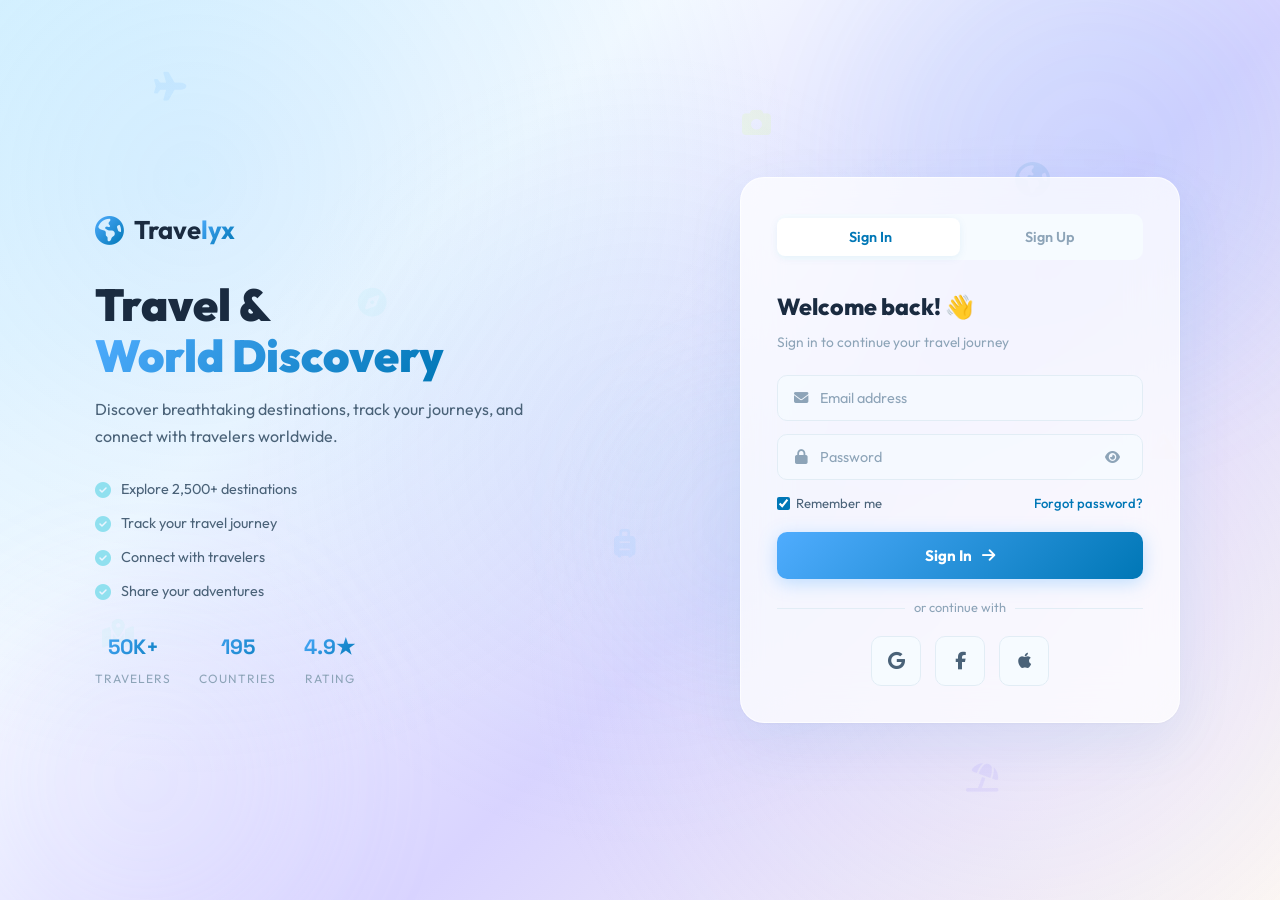
<file: login.html>
<!DOCTYPE html>
<html lang="en">

<head>
    <meta charset="UTF-8">
    <meta name="viewport" content="width=device-width, initial-scale=1.0">
    <title>Travelyx — Sign In</title>
    <link rel="preconnect" href="https://fonts.googleapis.com">
    <link rel="preconnect" href="https://fonts.gstatic.com" crossorigin>
    <link
        href="https://fonts.googleapis.com/css2?family=Outfit:wght@300;400;500;600;700;800;900&family=Space+Grotesk:wght@300;400;500;600;700&display=swap"
        rel="stylesheet">
    <link rel="stylesheet" href="https://cdnjs.cloudflare.com/ajax/libs/font-awesome/6.5.1/css/all.min.css">
    <link rel="stylesheet" href="style.css">
</head>

<body class="login-page">
    <!-- Animated Background -->
    <div class="login-bg">
        <div class="bg-blob blob-1"></div>
        <div class="bg-blob blob-2"></div>
        <div class="bg-blob blob-3"></div>
        <div class="floating-icons">
            <i class="fas fa-plane fi fi-1"></i>
            <i class="fas fa-globe-americas fi fi-2"></i>
            <i class="fas fa-map-marked-alt fi fi-3"></i>
            <i class="fas fa-mountain fi fi-4"></i>
            <i class="fas fa-umbrella-beach fi fi-5"></i>
            <i class="fas fa-compass fi fi-6"></i>
            <i class="fas fa-suitcase-rolling fi fi-7"></i>
            <i class="fas fa-camera fi fi-8"></i>
        </div>
    </div>

    <div class="login-container">
        <!-- Left Panel - Branding -->
        <div class="login-branding">
            <div class="brand-content">
                <div class="brand-logo">
                    <i class="fas fa-globe-americas"></i>
                    <span>Trave<span class="accent">lyx</span></span>
                </div>
                <h1 class="brand-title">Travel &<br><span class="accent">World Discovery</span></h1>
                <p class="brand-desc">Discover breathtaking destinations, track your journeys, and connect with
                    travelers worldwide.</p>
                <div class="brand-features">
                    <div class="brand-feature"><i class="fas fa-check-circle"></i><span>Explore 2,500+
                            destinations</span></div>
                    <div class="brand-feature"><i class="fas fa-check-circle"></i><span>Track your travel journey</span>
                    </div>
                    <div class="brand-feature"><i class="fas fa-check-circle"></i><span>Connect with travelers</span>
                    </div>
                    <div class="brand-feature"><i class="fas fa-check-circle"></i><span>Share your adventures</span>
                    </div>
                </div>
                <div class="brand-stats-row">
                    <div class="brand-stat"><strong>50K+</strong><span>Travelers</span></div>
                    <div class="brand-stat"><strong>195</strong><span>Countries</span></div>
                    <div class="brand-stat"><strong>4.9★</strong><span>Rating</span></div>
                </div>
            </div>
        </div>

        <!-- Right Panel - Forms -->
        <div class="login-form-panel">
            <div class="form-wrapper">
                <!-- Tab Switcher -->
                <div class="form-tabs">
                    <button class="form-tab active" id="signInTab" onclick="switchTab('signin')">Sign In</button>
                    <button class="form-tab" id="signUpTab" onclick="switchTab('signup')">Sign Up</button>
                    <div class="tab-indicator" id="tabIndicator"></div>
                </div>

                <!-- Sign In Form -->
                <form class="auth-form" id="signInForm" onsubmit="handleSignIn(event)">
                    <h2 class="form-title">Welcome back! 👋</h2>
                    <p class="form-subtitle">Sign in to continue your travel journey</p>
                    <div class="input-group">
                        <div class="input-icon"><i class="fas fa-envelope"></i></div>
                        <input type="email" id="signInEmail" placeholder="Email address" required autocomplete="email">
                    </div>
                    <div class="input-group">
                        <div class="input-icon"><i class="fas fa-lock"></i></div>
                        <input type="password" id="signInPassword" placeholder="Password" required
                            autocomplete="current-password">
                        <button type="button" class="toggle-pass" onclick="togglePassword('signInPassword', this)"><i
                                class="fas fa-eye"></i></button>
                    </div>
                    <div class="form-options">
                        <label class="checkbox-label"><input type="checkbox" checked> Remember me</label>
                        <a href="#" class="forgot-link">Forgot password?</a>
                    </div>
                    <button type="submit" class="btn-submit">
                        <span>Sign In</span>
                        <i class="fas fa-arrow-right"></i>
                    </button>
                    <div class="social-divider"><span>or continue with</span></div>
                    <div class="social-login">
                        <button type="button" class="social-btn" onclick="handleSocialLogin('Google')"><i
                                class="fab fa-google"></i></button>
                        <button type="button" class="social-btn" onclick="handleSocialLogin('Facebook')"><i
                                class="fab fa-facebook-f"></i></button>
                        <button type="button" class="social-btn" onclick="handleSocialLogin('Apple')"><i
                                class="fab fa-apple"></i></button>
                    </div>
                </form>

                <!-- Sign Up Form -->
                <form class="auth-form hidden" id="signUpForm" onsubmit="handleSignUp(event)">
                    <h2 class="form-title">Join Travelyx ✈️</h2>
                    <p class="form-subtitle">Create your account and start exploring</p>
                    <div class="input-row">
                        <div class="input-group">
                            <div class="input-icon"><i class="fas fa-user"></i></div>
                            <input type="text" id="firstName" placeholder="First name" required>
                        </div>
                        <div class="input-group">
                            <div class="input-icon"><i class="fas fa-user"></i></div>
                            <input type="text" id="lastName" placeholder="Last name" required>
                        </div>
                    </div>
                    <div class="input-group">
                        <div class="input-icon"><i class="fas fa-envelope"></i></div>
                        <input type="email" id="signUpEmail" placeholder="Email address" required>
                    </div>
                    <div class="input-group">
                        <div class="input-icon"><i class="fas fa-phone"></i></div>
                        <input type="tel" id="phone" placeholder="Phone number (optional)">
                    </div>
                    <div class="input-group">
                        <div class="input-icon"><i class="fas fa-lock"></i></div>
                        <input type="password" id="signUpPassword" placeholder="Create password" required minlength="6">
                        <button type="button" class="toggle-pass" onclick="togglePassword('signUpPassword', this)"><i
                                class="fas fa-eye"></i></button>
                    </div>
                    <div class="input-group">
                        <div class="input-icon"><i class="fas fa-map-marker-alt"></i></div>
                        <input type="text" id="country" placeholder="Your country" required>
                    </div>
                    <div class="form-options">
                        <label class="checkbox-label"><input type="checkbox" required> I agree to the <a
                                href="#">Terms</a> & <a href="#">Privacy Policy</a></label>
                    </div>
                    <button type="submit" class="btn-submit">
                        <span>Create Account</span>
                        <i class="fas fa-arrow-right"></i>
                    </button>
                    <div class="social-divider"><span>or sign up with</span></div>
                    <div class="social-login">
                        <button type="button" class="social-btn" onclick="handleSocialLogin('Google')"><i
                                class="fab fa-google"></i></button>
                        <button type="button" class="social-btn" onclick="handleSocialLogin('Facebook')"><i
                                class="fab fa-facebook-f"></i></button>
                        <button type="button" class="social-btn" onclick="handleSocialLogin('Apple')"><i
                                class="fab fa-apple"></i></button>
                    </div>
                </form>
            </div>
        </div>
    </div>

    <script>
        function switchTab(tab) {
            const indicator = document.getElementById('tabIndicator');
            const signInTab = document.getElementById('signInTab');
            const signUpTab = document.getElementById('signUpTab');
            const signInForm = document.getElementById('signInForm');
            const signUpForm = document.getElementById('signUpForm');
            if (tab === 'signin') {
                signInTab.classList.add('active'); signUpTab.classList.remove('active');
                signInForm.classList.remove('hidden'); signUpForm.classList.add('hidden');
                indicator.style.left = '0';
            } else {
                signUpTab.classList.add('active'); signInTab.classList.remove('active');
                signUpForm.classList.remove('hidden'); signInForm.classList.add('hidden');
                indicator.style.left = '50%';
            }
        }

        function togglePassword(inputId, btn) {
            const input = document.getElementById(inputId);
            const icon = btn.querySelector('i');
            if (input.type === 'password') {
                input.type = 'text'; icon.classList.replace('fa-eye', 'fa-eye-slash');
            } else {
                input.type = 'password'; icon.classList.replace('fa-eye-slash', 'fa-eye');
            }
        }

        function handleSignIn(e) {
            e.preventDefault();
            const email = document.getElementById('signInEmail').value;
            const name = email.split('@')[0];
            localStorage.setItem('travelyx_user', JSON.stringify({ name: name, email: email, loggedIn: true, joined: new Date().toISOString() }));
            showSuccessAndRedirect('Welcome back, ' + name + '!');
        }

        function handleSignUp(e) {
            e.preventDefault();
            const user = {
                name: document.getElementById('firstName').value + ' ' + document.getElementById('lastName').value,
                firstName: document.getElementById('firstName').value,
                email: document.getElementById('signUpEmail').value,
                phone: document.getElementById('phone').value,
                country: document.getElementById('country').value,
                loggedIn: true,
                joined: new Date().toISOString(),
                placesVisited: [],
                dreamDestinations: [],
                posts: []
            };
            localStorage.setItem('travelyx_user', JSON.stringify(user));
            showSuccessAndRedirect('Welcome aboard, ' + user.firstName + '! 🎉');
        }

        function handleSocialLogin(provider) {
            const user = { name: provider + ' User', email: provider.toLowerCase() + '@example.com', loggedIn: true, joined: new Date().toISOString() };
            localStorage.setItem('travelyx_user', JSON.stringify(user));
            showSuccessAndRedirect('Signed in with ' + provider + '!');
        }

        function showSuccessAndRedirect(msg) {
            const btn = document.querySelector('.btn-submit');
            btn.innerHTML = '<i class="fas fa-check-circle"></i> <span>' + msg + '</span>';
            btn.style.background = 'linear-gradient(135deg, #00c853, #00e676)';
            setTimeout(() => { window.location.href = 'index.html'; }, 1200);
        }

        // Auto-redirect if already logged in
        const existingUser = localStorage.getItem('travelyx_user');
        if (existingUser) {
            const u = JSON.parse(existingUser);
            if (u.loggedIn) window.location.href = 'index.html';
        }
    </script>
</body>

</html>
</file>
<file: style.css>
/* ===== Variables & Reset ===== */
:root {
    --sky: #4facfe;
    --sky-light: #e0f7ff;
    --ocean: #0077b6;
    --ocean-deep: #005f8a;
    --purple-soft: #d9d4ff;
    --purple: #7c6fff;
    --mint: #a8edea;
    --mint-light: #d4faf8;
    --green-light: #d4fc79;
    --teal: #90e0ef;
    --orange: #ff9e6d;
    --orange-warm: #ffb088;
    --beige: #f4e1c1;
    --coral: #ff6b6b;
    --gold: #ffa502;

    --bg: #f6fbff;
    --bg-warm: #fdf8f3;
    --bg-card: #ffffff;
    --text: #1a2b40;
    --text-secondary: #4a6278;
    --text-muted: #8da4b8;
    --border: #e2edf5;
    --border-light: #eef5fa;

    --shadow-sm: 0 2px 12px rgba(0, 119, 182, 0.06);
    --shadow: 0 4px 24px rgba(0, 119, 182, 0.08);
    --shadow-hover: 0 12px 40px rgba(79, 172, 254, 0.18);
    --shadow-card: 0 8px 30px rgba(0, 119, 182, 0.07);

    --gradient: linear-gradient(135deg, var(--sky), var(--ocean));
    --gradient-warm: linear-gradient(135deg, var(--orange), #ff7eb3);
    --gradient-mint: linear-gradient(135deg, var(--mint), var(--teal));
    --gradient-purple: linear-gradient(135deg, var(--purple-soft), var(--purple));
    --gradient-sunset: linear-gradient(135deg, var(--orange), var(--sky));

    --radius: 16px;
    --radius-sm: 10px;
    --radius-xl: 24px;
    --font: 'Outfit', sans-serif;
    --font2: 'Space Grotesk', sans-serif;
    --transition: all 0.35s cubic-bezier(0.25, 0.46, 0.45, 0.94);
}

*,
*::before,
*::after {
    margin: 0;
    padding: 0;
    box-sizing: border-box;
}

html {
    scroll-behavior: smooth;
    scroll-padding-top: 80px;
}

body {
    font-family: var(--font);
    background: var(--bg);
    color: var(--text);
    line-height: 1.6;
    overflow-x: hidden;
}

a {
    text-decoration: none;
    color: inherit;
}

button {
    border: none;
    outline: none;
    cursor: pointer;
    font-family: var(--font);
}

img {
    max-width: 100%;
    display: block;
}

.accent {
    background: var(--gradient);
    -webkit-background-clip: text;
    -webkit-text-fill-color: transparent;
    background-clip: text;
}

/* ===== Cards ===== */
.card {
    background: var(--bg-card);
    border: 1px solid var(--border);
    border-radius: var(--radius);
    box-shadow: var(--shadow);
    transition: var(--transition);
}

.card:hover {
    box-shadow: var(--shadow-hover);
    transform: translateY(-3px);
}

/* ===== Sections ===== */
.section {
    padding: 100px 40px;
    position: relative;
    overflow: hidden;
}

.section-container {
    max-width: 1200px;
    margin: 0 auto;
    position: relative;
    z-index: 1;
}

.section-header {
    text-align: center;
    margin-bottom: 50px;
}

.section-badge {
    display: inline-flex;
    align-items: center;
    gap: 8px;
    padding: 7px 18px;
    border-radius: 50px;
    font-size: 0.78rem;
    font-weight: 600;
    background: linear-gradient(135deg, rgba(79, 172, 254, 0.1), rgba(168, 237, 234, 0.15));
    color: var(--ocean);
    border: 1px solid rgba(79, 172, 254, 0.15);
    margin-bottom: 16px;
    text-transform: uppercase;
    letter-spacing: 1.2px;
}

.section-title {
    font-size: clamp(1.8rem, 4vw, 2.8rem);
    font-weight: 800;
    line-height: 1.2;
    margin-bottom: 12px;
}

.section-desc {
    font-size: 1rem;
    color: var(--text-secondary);
    max-width: 550px;
    margin: 0 auto;
    line-height: 1.7;
}

/* ===== Buttons ===== */
.btn {
    display: inline-flex;
    align-items: center;
    gap: 8px;
    padding: 13px 28px;
    border-radius: var(--radius-sm);
    font-weight: 600;
    font-size: 0.9rem;
    transition: var(--transition);
    position: relative;
    overflow: hidden;
}

.btn::after {
    content: '';
    position: absolute;
    inset: 0;
    border-radius: inherit;
    opacity: 0;
    transition: opacity 0.4s;
    background: linear-gradient(135deg, rgba(255, 255, 255, 0.2), transparent);
}

.btn:hover::after {
    opacity: 1;
}

.btn-primary {
    background: var(--gradient);
    color: #fff;
    box-shadow: 0 4px 18px rgba(79, 172, 254, 0.35);
}

.btn-primary:hover {
    transform: translateY(-3px);
    box-shadow: 0 8px 28px rgba(79, 172, 254, 0.45);
}

.btn-outline {
    background: #fff;
    color: var(--ocean);
    border: 2px solid var(--border);
}

.btn-outline:hover {
    border-color: var(--sky);
    background: rgba(79, 172, 254, 0.04);
}

.btn-sm {
    padding: 9px 20px;
    font-size: 0.84rem;
}

.hidden {
    display: none !important;
}

/* ======================================================
   SUBTLE ANIMATED BACKGROUNDS (Depth without heaviness)
   ====================================================== */

/* Floating soft orbs for depth */
.section::before {
    content: '';
    position: absolute;
    border-radius: 50%;
    pointer-events: none;
    filter: blur(80px);
    opacity: 0.3;
    z-index: 0;
}

/* ===== LOGIN PAGE ===== */
.login-page {
    background: linear-gradient(135deg, #e0f7ff 0%, #f6fbff 30%, #d9d4ff 60%, #fdf8f3 100%);
    min-height: 100vh;
    position: relative;
}

.login-page::before {
    content: '';
    position: fixed;
    width: 100%;
    height: 100%;
    top: 0;
    left: 0;
    z-index: 0;
    background:
        radial-gradient(ellipse 600px 600px at 15% 20%, rgba(79, 172, 254, 0.15), transparent),
        radial-gradient(ellipse 500px 500px at 80% 70%, rgba(217, 212, 255, 0.2), transparent),
        radial-gradient(ellipse 400px 400px at 50% 50%, rgba(168, 237, 234, 0.1), transparent);
    animation: bgShift 20s ease-in-out infinite alternate;
}

@keyframes bgShift {
    0% {
        opacity: 0.8;
        transform: scale(1);
    }

    50% {
        opacity: 1;
        transform: scale(1.05);
    }

    100% {
        opacity: 0.85;
        transform: scale(1.02);
    }
}

.login-bg {
    position: fixed;
    inset: 0;
    z-index: 0;
    overflow: hidden;
}

.bg-blob {
    position: absolute;
    border-radius: 50%;
    opacity: 0.3;
}

.blob-1 {
    width: 500px;
    height: 500px;
    background: radial-gradient(circle, rgba(79, 172, 254, 0.4), rgba(0, 119, 182, 0.1));
    top: -10%;
    right: -5%;
    filter: blur(60px);
    animation: blobFloat1 14s ease-in-out infinite;
}

.blob-2 {
    width: 420px;
    height: 420px;
    background: radial-gradient(circle, rgba(217, 212, 255, 0.5), rgba(124, 111, 255, 0.1));
    bottom: -10%;
    left: -5%;
    filter: blur(60px);
    animation: blobFloat2 18s ease-in-out infinite;
}

.blob-3 {
    width: 300px;
    height: 300px;
    background: radial-gradient(circle, rgba(168, 237, 234, 0.4), rgba(144, 224, 239, 0.1));
    bottom: 25%;
    right: 30%;
    filter: blur(50px);
    animation: blobFloat1 12s ease-in-out infinite reverse;
}

@keyframes blobFloat1 {

    0%,
    100% {
        transform: translate(0, 0) scale(1);
    }

    50% {
        transform: translate(-35px, 25px) scale(1.05);
    }
}

@keyframes blobFloat2 {

    0%,
    100% {
        transform: translate(0, 0) scale(1);
    }

    50% {
        transform: translate(25px, -35px) scale(1.08);
    }
}

/* Floating travel icons */
.floating-icons {
    position: absolute;
    inset: 0;
}

.fi {
    position: absolute;
    font-size: 1.8rem;
    animation: floatIcon 10s ease-in-out infinite;
}

.fi-1 {
    top: 8%;
    left: 12%;
    color: rgba(79, 172, 254, 0.12);
    animation-delay: 0s;
}

.fi-2 {
    top: 18%;
    right: 18%;
    color: rgba(0, 119, 182, 0.1);
    animation-delay: 1.2s;
    font-size: 2.2rem;
}

.fi-3 {
    bottom: 28%;
    left: 8%;
    color: rgba(168, 237, 234, 0.15);
    animation-delay: 2.4s;
}

.fi-4 {
    top: 48%;
    right: 8%;
    color: rgba(255, 158, 109, 0.12);
    animation-delay: 3.6s;
}

.fi-5 {
    bottom: 12%;
    right: 22%;
    color: rgba(124, 111, 255, 0.1);
    animation-delay: 4.8s;
}

.fi-6 {
    top: 32%;
    left: 28%;
    color: rgba(144, 224, 239, 0.12);
    animation-delay: 6s;
}

.fi-7 {
    bottom: 38%;
    left: 48%;
    color: rgba(79, 172, 254, 0.1);
    animation-delay: 7.2s;
}

.fi-8 {
    top: 12%;
    left: 58%;
    color: rgba(212, 252, 121, 0.15);
    animation-delay: 8.4s;
}

@keyframes floatIcon {

    0%,
    100% {
        transform: translateY(0) rotate(0deg);
        opacity: 0.6;
    }

    25% {
        transform: translateY(-15px) rotate(5deg);
        opacity: 1;
    }

    75% {
        transform: translateY(10px) rotate(-3deg);
        opacity: 0.7;
    }
}

/* Login layout */
.login-container {
    position: relative;
    z-index: 1;
    display: grid;
    grid-template-columns: 1fr 1fr;
    min-height: 100vh;
}

.login-branding {
    display: flex;
    align-items: center;
    justify-content: center;
    padding: 60px;
}

.brand-content {
    max-width: 450px;
}

.brand-logo {
    display: flex;
    align-items: center;
    gap: 10px;
    font-size: 1.6rem;
    font-weight: 700;
    margin-bottom: 28px;
}

.brand-logo i {
    font-size: 1.8rem;
    background: var(--gradient);
    -webkit-background-clip: text;
    -webkit-text-fill-color: transparent;
}

.brand-title {
    font-size: clamp(2rem, 4vw, 2.8rem);
    font-weight: 900;
    line-height: 1.15;
    margin-bottom: 14px;
}

.brand-desc {
    color: var(--text-secondary);
    font-size: 1rem;
    margin-bottom: 28px;
    line-height: 1.7;
}

.brand-features {
    display: flex;
    flex-direction: column;
    gap: 11px;
    margin-bottom: 28px;
}

.brand-feature {
    display: flex;
    align-items: center;
    gap: 10px;
    font-size: 0.9rem;
    color: var(--text-secondary);
}

.brand-feature i {
    color: var(--teal);
    font-size: 1rem;
}

.brand-stats-row {
    display: flex;
    gap: 28px;
}

.brand-stat {
    text-align: center;
}

.brand-stat strong {
    display: block;
    font-size: 1.3rem;
    font-family: var(--font2);
    background: var(--gradient);
    -webkit-background-clip: text;
    -webkit-text-fill-color: transparent;
}

.brand-stat span {
    font-size: 0.75rem;
    color: var(--text-muted);
    text-transform: uppercase;
    letter-spacing: 1px;
}

/* Form panel */
.login-form-panel {
    display: flex;
    align-items: center;
    justify-content: center;
    padding: 40px;
}

.form-wrapper {
    width: 100%;
    max-width: 440px;
    background: rgba(255, 255, 255, 0.75);
    backdrop-filter: blur(24px);
    -webkit-backdrop-filter: blur(24px);
    border: 1px solid rgba(255, 255, 255, 0.7);
    border-radius: var(--radius-xl);
    padding: 36px;
    box-shadow: 0 20px 60px rgba(0, 119, 182, 0.08), 0 1px 3px rgba(0, 0, 0, 0.04);
}

.form-tabs {
    display: flex;
    position: relative;
    background: var(--bg);
    border-radius: var(--radius-sm);
    padding: 4px;
    margin-bottom: 28px;
}

.form-tab {
    flex: 1;
    padding: 10px;
    text-align: center;
    font-weight: 600;
    font-size: 0.9rem;
    background: none;
    color: var(--text-muted);
    border-radius: 8px;
    transition: var(--transition);
    z-index: 1;
}

.form-tab.active {
    color: var(--ocean);
}

.tab-indicator {
    position: absolute;
    top: 4px;
    left: 0;
    width: 50%;
    height: calc(100% - 8px);
    background: #fff;
    border-radius: 8px;
    box-shadow: 0 2px 8px rgba(0, 119, 182, 0.08);
    transition: var(--transition);
}

.form-title {
    font-size: 1.45rem;
    font-weight: 800;
    margin-bottom: 6px;
}

.form-subtitle {
    color: var(--text-muted);
    font-size: 0.86rem;
    margin-bottom: 22px;
}

.input-group {
    display: flex;
    align-items: center;
    background: rgba(246, 251, 255, 0.8);
    border: 1.5px solid var(--border);
    border-radius: var(--radius-sm);
    padding: 0 14px;
    margin-bottom: 13px;
    transition: var(--transition);
}

.input-group:focus-within {
    border-color: var(--sky);
    box-shadow: 0 0 0 4px rgba(79, 172, 254, 0.1);
    background: #fff;
}

.input-icon {
    color: var(--text-muted);
    margin-right: 10px;
    width: 18px;
    text-align: center;
    font-size: 0.9rem;
}

.input-group input {
    flex: 1;
    padding: 13px 0;
    border: none;
    background: none;
    outline: none;
    font-family: var(--font);
    font-size: 0.9rem;
    color: var(--text);
}

.input-group input::placeholder {
    color: var(--text-muted);
}

.toggle-pass {
    background: none;
    color: var(--text-muted);
    padding: 8px;
    transition: var(--transition);
}

.toggle-pass:hover {
    color: var(--ocean);
}

.input-row {
    display: grid;
    grid-template-columns: 1fr 1fr;
    gap: 10px;
}

.form-options {
    display: flex;
    justify-content: space-between;
    align-items: center;
    margin-bottom: 18px;
    font-size: 0.82rem;
}

.checkbox-label {
    display: flex;
    align-items: center;
    gap: 6px;
    color: var(--text-secondary);
    cursor: pointer;
}

.checkbox-label input {
    accent-color: var(--ocean);
}

.forgot-link {
    color: var(--ocean);
    font-weight: 500;
}

.forgot-link:hover {
    text-decoration: underline;
}

.btn-submit {
    width: 100%;
    padding: 14px;
    border-radius: var(--radius-sm);
    background: var(--gradient);
    color: #fff;
    font-size: 0.95rem;
    font-weight: 700;
    display: flex;
    align-items: center;
    justify-content: center;
    gap: 10px;
    transition: var(--transition);
    box-shadow: 0 4px 18px rgba(79, 172, 254, 0.35);
    position: relative;
    overflow: hidden;
}

.btn-submit::before {
    content: '';
    position: absolute;
    top: -50%;
    left: -50%;
    width: 200%;
    height: 200%;
    background: radial-gradient(circle, rgba(255, 255, 255, 0.15), transparent 60%);
    opacity: 0;
    transition: opacity 0.4s;
}

.btn-submit:hover::before {
    opacity: 1;
}

.btn-submit:hover {
    transform: translateY(-2px);
    box-shadow: 0 8px 28px rgba(79, 172, 254, 0.45);
}

.social-divider {
    text-align: center;
    margin: 18px 0;
    position: relative;
    color: var(--text-muted);
    font-size: 0.8rem;
}

.social-divider::before,
.social-divider::after {
    content: '';
    position: absolute;
    top: 50%;
    width: 35%;
    height: 1px;
    background: var(--border);
}

.social-divider::before {
    left: 0;
}

.social-divider::after {
    right: 0;
}

.social-login {
    display: flex;
    justify-content: center;
    gap: 14px;
}

.social-btn {
    width: 50px;
    height: 50px;
    border-radius: var(--radius-sm);
    background: var(--bg);
    border: 1.5px solid var(--border);
    display: flex;
    align-items: center;
    justify-content: center;
    font-size: 1.1rem;
    color: var(--text-secondary);
    transition: var(--transition);
}

.social-btn:hover {
    border-color: var(--sky);
    color: var(--ocean);
    transform: translateY(-3px);
    box-shadow: 0 6px 18px rgba(79, 172, 254, 0.12);
}

/* ===== NAVBAR ===== */
.navbar {
    position: fixed;
    top: 0;
    left: 0;
    width: 100%;
    z-index: 1000;
    padding: 10px 0;
    transition: var(--transition);
    background: rgba(246, 251, 255, 0.8);
    backdrop-filter: blur(20px);
    -webkit-backdrop-filter: blur(20px);
    border-bottom: 1px solid transparent;
}

.navbar.scrolled {
    border-bottom-color: var(--border);
    box-shadow: 0 2px 20px rgba(0, 119, 182, 0.05);
}

.nav-container {
    max-width: 1200px;
    margin: 0 auto;
    padding: 0 28px;
    display: flex;
    align-items: center;
    justify-content: space-between;
}

.nav-logo {
    display: flex;
    align-items: center;
    gap: 8px;
    font-size: 1.4rem;
    font-weight: 700;
}

.nav-logo i {
    font-size: 1.5rem;
    background: var(--gradient);
    -webkit-background-clip: text;
    -webkit-text-fill-color: transparent;
}

.nav-links {
    display: flex;
    gap: 3px;
}

.nav-link {
    padding: 8px 13px;
    border-radius: 8px;
    font-size: 0.84rem;
    font-weight: 500;
    color: var(--text-secondary);
    transition: var(--transition);
    display: flex;
    align-items: center;
    gap: 6px;
}

.nav-link:hover {
    color: var(--ocean);
    background: rgba(79, 172, 254, 0.06);
}

.nav-link.active {
    color: var(--ocean);
    background: linear-gradient(135deg, rgba(79, 172, 254, 0.1), rgba(168, 237, 234, 0.08));
    font-weight: 600;
}

.nav-link i {
    font-size: 0.72rem;
}

.nav-actions {
    display: flex;
    align-items: center;
    gap: 12px;
}

.user-menu {
    display: flex;
    align-items: center;
    gap: 10px;
}

.user-avatar {
    width: 36px;
    height: 36px;
    border-radius: 50%;
    background: var(--gradient);
    display: flex;
    align-items: center;
    justify-content: center;
    color: #fff;
    font-size: 0.8rem;
    box-shadow: 0 2px 10px rgba(79, 172, 254, 0.3);
}

.user-name {
    font-weight: 600;
    font-size: 0.88rem;
}

.logout-btn {
    width: 32px;
    height: 32px;
    border-radius: 8px;
    background: var(--bg);
    color: var(--text-muted);
    display: flex;
    align-items: center;
    justify-content: center;
    transition: var(--transition);
    border: 1px solid var(--border);
}

.logout-btn:hover {
    color: var(--coral);
    border-color: var(--coral);
    background: rgba(255, 107, 107, 0.05);
}

.nav-hamburger {
    display: none;
    flex-direction: column;
    gap: 5px;
    background: none;
    padding: 5px;
}

.nav-hamburger span {
    width: 22px;
    height: 2px;
    background: var(--text);
    border-radius: 2px;
    transition: var(--transition);
}

.nav-hamburger.active span:nth-child(1) {
    transform: rotate(45deg) translate(5px, 5px);
}

.nav-hamburger.active span:nth-child(2) {
    opacity: 0;
}

.nav-hamburger.active span:nth-child(3) {
    transform: rotate(-45deg) translate(5px, -5px);
}

.mobile-menu {
    position: fixed;
    inset: 0;
    z-index: 999;
    background: rgba(246, 251, 255, 0.97);
    backdrop-filter: blur(20px);
    display: none;
    align-items: center;
    justify-content: center;
}

.mobile-menu.active {
    display: flex;
}

.mobile-menu-content {
    text-align: center;
    display: flex;
    flex-direction: column;
    gap: 18px;
}

.mobile-link {
    font-size: 1.4rem;
    font-weight: 600;
    color: var(--text-secondary);
    transition: var(--transition);
}

.mobile-link:hover {
    color: var(--ocean);
}

/* ===== HERO ===== */
.hero-section {
    min-height: 100vh;
    display: flex;
    align-items: center;
    padding: 120px 40px 80px;
    position: relative;
    overflow: hidden;
    background: linear-gradient(170deg, #e0f7ff 0%, #f6fbff 35%, #d9d4ff40 65%, #fdf8f3 100%);
}

.hero-section::before {
    content: '';
    position: absolute;
    width: 100%;
    height: 100%;
    top: 0;
    left: 0;
    background:
        radial-gradient(ellipse 500px 500px at 75% 35%, rgba(168, 237, 234, 0.2), transparent),
        radial-gradient(ellipse 400px 400px at 20% 70%, rgba(79, 172, 254, 0.12), transparent),
        radial-gradient(ellipse 300px 300px at 60% 80%, rgba(255, 158, 109, 0.08), transparent);
    animation: heroBgFloat 15s ease-in-out infinite alternate;
}

@keyframes heroBgFloat {
    0% {
        transform: translate(0, 0) scale(1);
    }

    50% {
        transform: translate(-10px, 8px) scale(1.02);
    }

    100% {
        transform: translate(5px, -5px) scale(1.01);
    }
}

.hero-bg-shapes {
    position: absolute;
    inset: 0;
    pointer-events: none;
    overflow: hidden;
}

.hero-blob {
    position: absolute;
    border-radius: 50%;
    opacity: 0.2;
}

.hb-1 {
    width: 550px;
    height: 550px;
    top: -20%;
    right: -8%;
    background: radial-gradient(circle, var(--sky), rgba(79, 172, 254, 0.05));
    filter: blur(60px);
    animation: blobFloat1 14s ease-in-out infinite;
}

.hb-2 {
    width: 400px;
    height: 400px;
    bottom: -15%;
    left: -5%;
    background: radial-gradient(circle, var(--purple-soft), rgba(124, 111, 255, 0.05));
    filter: blur(50px);
    animation: blobFloat2 18s ease-in-out infinite;
}

.hero-content {
    max-width: 600px;
    z-index: 1;
}

.hero-badge {
    display: inline-flex;
    align-items: center;
    gap: 8px;
    padding: 8px 20px;
    border-radius: 50px;
    font-size: 0.82rem;
    font-weight: 600;
    background: linear-gradient(135deg, rgba(168, 237, 234, 0.25), rgba(217, 212, 255, 0.2));
    color: var(--ocean);
    border: 1px solid rgba(168, 237, 234, 0.3);
    margin-bottom: 22px;
    animation: badgeFloat 3s ease-in-out infinite;
}

@keyframes badgeFloat {

    0%,
    100% {
        transform: translateY(0);
    }

    50% {
        transform: translateY(-4px);
    }
}

.hero-title {
    font-size: clamp(2.5rem, 6vw, 4rem);
    font-weight: 900;
    line-height: 1.08;
    margin-bottom: 18px;
}

.hero-line {
    display: block;
}

.animate-text {
    animation: slideInUp 0.8s ease forwards;
    opacity: 0;
    transform: translateY(30px);
}

.delay-1 {
    animation-delay: 0.25s;
}

@keyframes slideInUp {
    to {
        opacity: 1;
        transform: translateY(0);
    }
}

.hero-subtitle {
    font-size: 1.05rem;
    color: var(--text-secondary);
    line-height: 1.8;
    margin-bottom: 30px;
    max-width: 500px;
}

.hero-cta {
    display: flex;
    gap: 14px;
    margin-bottom: 48px;
    flex-wrap: wrap;
}

.hero-stats {
    display: flex;
    gap: 28px;
    flex-wrap: wrap;
}

.hero-stat {
    text-align: center;
}

.stat-num {
    display: block;
    font-size: 2rem;
    font-weight: 800;
    font-family: var(--font2);
    background: var(--gradient);
    -webkit-background-clip: text;
    -webkit-text-fill-color: transparent;
}

.stat-label {
    font-size: 0.76rem;
    color: var(--text-muted);
    text-transform: uppercase;
    letter-spacing: 1.5px;
}

.hero-visual {
    position: absolute;
    right: 5%;
    top: 50%;
    transform: translateY(-50%);
    z-index: 0;
}

.hero-globe-mini {
    width: 340px;
    height: 340px;
    border-radius: 50%;
    background: linear-gradient(135deg, rgba(79, 172, 254, 0.06), rgba(168, 237, 234, 0.08), rgba(217, 212, 255, 0.06));
    display: flex;
    align-items: center;
    justify-content: center;
    animation: globeSpin 25s linear infinite;
    box-shadow: 0 0 80px rgba(79, 172, 254, 0.08);
}

.hero-globe-mini i {
    font-size: 11rem;
    background: var(--gradient);
    -webkit-background-clip: text;
    -webkit-text-fill-color: transparent;
    opacity: 0.12;
}

@keyframes globeSpin {
    to {
        transform: translateY(-50%) rotate(360deg);
    }
}

/* ===== EXPLORE / DESTINATIONS ===== */
.explore-section {
    background: linear-gradient(180deg, var(--bg) 0%, #e0f7ff30 50%, var(--bg) 100%);
}

.explore-section::before {
    width: 500px;
    height: 500px;
    top: -10%;
    right: -10%;
    background: radial-gradient(circle, rgba(168, 237, 234, 0.2), transparent);
}

.destinations-grid {
    display: grid;
    grid-template-columns: repeat(auto-fill, minmax(340px, 1fr));
    gap: 26px;
}

.dest-card {
    border-radius: var(--radius);
    overflow: hidden;
    background: #fff;
    border: 1px solid var(--border-light);
    box-shadow: var(--shadow-sm);
    cursor: pointer;
    transition: var(--transition);
}

.dest-card:hover {
    transform: translateY(-7px);
    box-shadow: var(--shadow-hover);
    border-color: rgba(79, 172, 254, 0.2);
}

.dest-img {
    position: relative;
    height: 220px;
    overflow: hidden;
}

.dest-img img {
    width: 100%;
    height: 100%;
    object-fit: cover;
    transition: transform 0.6s;
}

.dest-card:hover .dest-img img {
    transform: scale(1.08);
}

.dest-badge {
    position: absolute;
    top: 14px;
    left: 14px;
    padding: 5px 14px;
    border-radius: 50px;
    font-size: 0.73rem;
    font-weight: 600;
    background: rgba(255, 255, 255, 0.92);
    color: var(--text);
    backdrop-filter: blur(8px);
    box-shadow: 0 2px 8px rgba(0, 0, 0, 0.06);
}

.dest-badge.hot {
    background: linear-gradient(135deg, rgba(255, 158, 109, 0.2), rgba(255, 176, 136, 0.15));
    color: var(--orange);
}

.dest-badge.new {
    background: linear-gradient(135deg, rgba(168, 237, 234, 0.3), rgba(212, 252, 121, 0.2));
    color: #0d7a3e;
}

.dest-info {
    padding: 22px;
}

.dest-info h3 {
    font-size: 1.12rem;
    font-weight: 700;
    margin-bottom: 6px;
}

.dest-info p {
    font-size: 0.86rem;
    color: var(--text-secondary);
    margin-bottom: 14px;
    line-height: 1.5;
}

.dest-meta {
    display: flex;
    gap: 16px;
    font-size: 0.82rem;
    color: var(--text-muted);
}

.dest-meta i {
    color: var(--gold);
    margin-right: 4px;
}

/* ===== GLOBE ===== */
.globe-section {
    background: linear-gradient(180deg, var(--bg) 0%, #e0f7ff25 40%, #d9d4ff15 70%, var(--bg) 100%);
}

.globe-section::before {
    width: 600px;
    height: 600px;
    bottom: -20%;
    left: -15%;
    background: radial-gradient(circle, rgba(217, 212, 255, 0.15), transparent);
}

.globe-layout {
    display: grid;
    grid-template-columns: 1fr 360px;
    gap: 28px;
    align-items: start;
}

.globe-wrapper {
    aspect-ratio: 1;
    max-width: 650px;
    width: 100%;
    margin: 0 auto;
    position: relative;
}

#globeCanvas {
    width: 100% !important;
    height: 100% !important;
    border-radius: var(--radius-xl);
    cursor: none;
    /* Custom cursor used */
}

.globe-sidebar {
    display: flex;
    flex-direction: column;
    gap: 14px;
}

/* Custom Globe Cursor */
.globe-cursor {
    width: 20px;
    height: 20px;
    background: var(--sky);
    border-radius: 50%;
    position: fixed;
    pointer-events: none;
    z-index: 2000;
    opacity: 0;
    transform: translate(-50%, -50%);
    box-shadow: 0 0 15px rgba(79, 172, 254, 0.6);
    border: 2px dotted #fff;
    transition: opacity 0.3s, transform 0.1s ease-out;
}

.globe-wrapper:hover .globe-cursor {
    opacity: 1;
}

.card-header {
    display: flex;
    align-items: center;
    gap: 10px;
    padding: 16px 20px;
    border-bottom: 1px solid var(--border-light);
    font-size: 0.88rem;
}

.card-header h3 {
    font-weight: 600;
    font-size: 0.88rem;
}

.card-body {
    padding: 18px;
}

.pulse-icon {
    color: var(--sky);
    animation: pulse 2s ease-in-out infinite;
}

@keyframes pulse {

    0%,
    100% {
        opacity: 1;
    }

    50% {
        opacity: 0.3;
    }
}

.info-placeholder {
    text-align: center;
    padding: 22px 10px;
    color: var(--text-muted);
}

.info-placeholder i {
    font-size: 1.8rem;
    margin-bottom: 10px;
    display: block;
    color: var(--sky);
    opacity: 0.35;
}

.legend-items {
    padding: 14px 20px;
    display: flex;
    flex-direction: column;
    gap: 10px;
}

.legend-item {
    display: flex;
    align-items: center;
    gap: 10px;
    font-size: 0.82rem;
    color: var(--text-secondary);
}

.legend-dot {
    width: 10px;
    height: 10px;
    border-radius: 50%;
    flex-shrink: 0;
}

.legend-dot.pulsing {
    animation: dotPulse 1.5s ease-in-out infinite;
}

@keyframes dotPulse {

    0%,
    100% {
        box-shadow: 0 0 0 0 rgba(0, 200, 83, 0.4);
    }

    50% {
        box-shadow: 0 0 0 6px rgba(0, 200, 83, 0);
    }
}

/* ===== JOURNEY TIMELINE ===== */
.journey-section {
    background: linear-gradient(180deg, #e0f7ff15 0%, var(--bg-warm) 40%, var(--bg) 100%);
}

.journey-section::before {
    width: 500px;
    height: 500px;
    top: 10%;
    right: -15%;
    background: radial-gradient(circle, rgba(255, 158, 109, 0.12), transparent);
}

.timeline {
    position: relative;
    max-width: 800px;
    margin: 0 auto;
}

.timeline-line {
    position: absolute;
    left: 50%;
    top: 0;
    bottom: 0;
    width: 3px;
    background: linear-gradient(180deg, var(--sky), var(--mint), var(--orange));
    transform: translateX(-50%);
    border-radius: 3px;
    opacity: 0.3;
}

.timeline-item {
    position: relative;
    width: 50%;
    padding: 20px 40px;
    margin-bottom: 28px;
}

.timeline-item.left {
    left: 0;
    text-align: right;
    padding-right: 58px;
}

.timeline-item.right {
    left: 50%;
    padding-left: 58px;
}

.timeline-dot {
    position: absolute;
    top: 26px;
    width: 44px;
    height: 44px;
    border-radius: 50%;
    background: var(--gradient);
    display: flex;
    align-items: center;
    justify-content: center;
    color: #fff;
    font-size: 0.88rem;
    z-index: 2;
    box-shadow: 0 4px 15px rgba(79, 172, 254, 0.3);
}

.timeline-item.left .timeline-dot {
    right: -22px;
}

.timeline-item.right .timeline-dot {
    left: -22px;
}

.timeline-card {
    padding: 22px;
    text-align: left;
}

.timeline-date {
    font-size: 0.76rem;
    color: var(--ocean);
    font-weight: 600;
    text-transform: uppercase;
    letter-spacing: 1px;
    margin-bottom: 6px;
}

.timeline-card h3 {
    font-size: 1.08rem;
    font-weight: 700;
    margin-bottom: 8px;
}

.timeline-card p {
    font-size: 0.86rem;
    color: var(--text-secondary);
    line-height: 1.6;
    margin-bottom: 12px;
}

.timeline-tags {
    display: flex;
    gap: 8px;
    flex-wrap: wrap;
}

.timeline-tags span {
    padding: 4px 12px;
    border-radius: 50px;
    font-size: 0.7rem;
    font-weight: 600;
    background: linear-gradient(135deg, rgba(79, 172, 254, 0.08), rgba(168, 237, 234, 0.1));
    color: var(--ocean);
    border: 1px solid rgba(79, 172, 254, 0.1);
}

/* ===== COMMUNITY ===== */
.community-section {
    background: linear-gradient(180deg, var(--bg) 0%, #d9d4ff10 50%, var(--bg) 100%);
}

.community-section::before {
    width: 450px;
    height: 450px;
    bottom: -10%;
    left: -10%;
    background: radial-gradient(circle, rgba(124, 111, 255, 0.1), transparent);
}

.new-post-card {
    padding: 20px;
    margin-bottom: 28px;
}

.new-post-header {
    display: flex;
    align-items: center;
    gap: 14px;
    margin-bottom: 14px;
}

.post-avatar {
    width: 42px;
    height: 42px;
    border-radius: 50%;
    background: var(--gradient);
    display: flex;
    align-items: center;
    justify-content: center;
    color: #fff;
    flex-shrink: 0;
    box-shadow: 0 2px 10px rgba(79, 172, 254, 0.2);
}

.post-input {
    flex: 1;
    padding: 12px 18px;
    border-radius: 50px;
    border: 1.5px solid var(--border);
    background: var(--bg);
    font-family: var(--font);
    font-size: 0.9rem;
    color: var(--text);
    outline: none;
    transition: var(--transition);
}

.post-input:focus {
    border-color: var(--sky);
    box-shadow: 0 0 0 3px rgba(79, 172, 254, 0.08);
}

.new-post-actions {
    display: flex;
    align-items: center;
    gap: 8px;
    padding-left: 56px;
}

.post-action-btn {
    padding: 8px 14px;
    border-radius: 8px;
    font-size: 0.8rem;
    color: var(--text-secondary);
    background: none;
    transition: var(--transition);
    display: flex;
    align-items: center;
    gap: 6px;
}

.post-action-btn:hover {
    background: rgba(79, 172, 254, 0.06);
    color: var(--ocean);
}

.community-feed {
    display: flex;
    flex-direction: column;
    gap: 22px;
    max-width: 700px;
    margin: 0 auto;
}

.feed-post {
    padding: 24px;
    overflow: hidden;
}

.post-header {
    display: flex;
    align-items: center;
    gap: 12px;
    margin-bottom: 14px;
}

.post-avatar-img {
    width: 42px;
    height: 42px;
    border-radius: 50%;
    display: flex;
    align-items: center;
    justify-content: center;
    color: #fff;
    font-size: 0.85rem;
    flex-shrink: 0;
    box-shadow: 0 2px 8px rgba(0, 0, 0, 0.08);
}

.post-user-info {
    display: flex;
    flex-direction: column;
}

.post-user-info strong {
    font-size: 0.9rem;
}

.post-user-info span {
    font-size: 0.74rem;
    color: var(--text-muted);
}

.post-text {
    font-size: 0.92rem;
    line-height: 1.7;
    margin-bottom: 14px;
}

.post-image {
    border-radius: var(--radius-sm);
    overflow: hidden;
    margin-bottom: 14px;
    max-height: 340px;
}

.post-image img {
    width: 100%;
    height: 100%;
    object-fit: cover;
}

.post-reactions {
    display: flex;
    gap: 10px;
}

.react-btn {
    display: flex;
    align-items: center;
    gap: 6px;
    padding: 8px 16px;
    border-radius: 50px;
    font-size: 0.82rem;
    color: var(--text-secondary);
    background: var(--bg);
    border: 1px solid var(--border-light);
    transition: var(--transition);
}

.react-btn:hover {
    border-color: var(--sky);
    color: var(--ocean);
    background: rgba(79, 172, 254, 0.04);
}

.react-btn.liked {
    color: var(--coral);
    border-color: rgba(255, 107, 107, 0.3);
    background: rgba(255, 107, 107, 0.04);
}

.react-btn.liked i {
    font-weight: 900;
}

/* ===== WISHLIST ===== */
.wishlist-section {
    background: linear-gradient(180deg, var(--bg) 0%, rgba(168, 237, 234, 0.08) 50%, var(--bg) 100%);
}

.wishlist-section::before {
    width: 400px;
    height: 400px;
    top: -5%;
    left: -10%;
    background: radial-gradient(circle, rgba(212, 252, 121, 0.12), transparent);
}

.wishlist-add {
    display: flex;
    gap: 12px;
    padding: 16px 20px;
    margin-bottom: 26px;
    align-items: center;
}

.wishlist-input {
    flex: 1;
    padding: 12px 18px;
    border: 1.5px solid var(--border);
    border-radius: var(--radius-sm);
    background: var(--bg);
    font-family: var(--font);
    font-size: 0.9rem;
    outline: none;
    transition: var(--transition);
}

.wishlist-input:focus {
    border-color: var(--sky);
    box-shadow: 0 0 0 3px rgba(79, 172, 254, 0.08);
}

.wishlist-grid {
    display: grid;
    grid-template-columns: repeat(auto-fill, minmax(280px, 1fr));
    gap: 16px;
}

.wishlist-card {
    display: flex;
    align-items: center;
    gap: 15px;
    padding: 18px 20px;
    position: relative;
}

.wishlist-icon {
    width: 46px;
    height: 46px;
    border-radius: 12px;
    display: flex;
    align-items: center;
    justify-content: center;
    color: #fff;
    font-size: 1.05rem;
    flex-shrink: 0;
    box-shadow: 0 3px 10px rgba(0, 0, 0, 0.08);
}

.wishlist-info h4 {
    font-size: 0.92rem;
    font-weight: 700;
    margin-bottom: 2px;
}

.wishlist-info p {
    font-size: 0.76rem;
    color: var(--text-muted);
}

.wishlist-remove {
    position: absolute;
    top: 12px;
    right: 12px;
    width: 26px;
    height: 26px;
    border-radius: 50%;
    background: var(--bg);
    border: 1px solid var(--border);
    color: var(--text-muted);
    display: flex;
    align-items: center;
    justify-content: center;
    font-size: 0.65rem;
    transition: var(--transition);
    opacity: 0;
}

.wishlist-card:hover .wishlist-remove {
    opacity: 1;
}

.wishlist-remove:hover {
    color: var(--coral);
    border-color: var(--coral);
}

/* ===== PROFILE ===== */
.profile-section {
    background: linear-gradient(180deg, rgba(168, 237, 234, 0.06) 0%, var(--bg) 100%);
}

.profile-card {
    padding: 38px;
    max-width: 800px;
    margin: 0 auto;
}

.profile-header {
    display: flex;
    align-items: center;
    gap: 20px;
    margin-bottom: 28px;
}

.profile-avatar {
    width: 70px;
    height: 70px;
    border-radius: 50%;
    background: var(--gradient);
    display: flex;
    align-items: center;
    justify-content: center;
    color: #fff;
    font-size: 1.7rem;
    box-shadow: 0 4px 18px rgba(79, 172, 254, 0.3);
}

.profile-info h2 {
    font-size: 1.35rem;
    font-weight: 700;
}

.profile-info p {
    color: var(--text-muted);
    font-size: 0.86rem;
}

.profile-since {
    font-size: 0.73rem;
    color: var(--ocean);
    font-weight: 600;
    background: linear-gradient(135deg, rgba(79, 172, 254, 0.1), rgba(168, 237, 234, 0.1));
    padding: 3px 10px;
    border-radius: 50px;
}

.profile-stats-grid {
    display: grid;
    grid-template-columns: repeat(4, 1fr);
    gap: 14px;
}

.profile-stat {
    text-align: center;
    padding: 20px;
    border-radius: var(--radius-sm);
    background: var(--bg);
    border: 1px solid var(--border-light);
}

.profile-stat i {
    font-size: 1.2rem;
    color: var(--sky);
    margin-bottom: 8px;
    display: block;
}

.profile-stat strong {
    display: block;
    font-size: 1.4rem;
    font-family: var(--font2);
    font-weight: 800;
    margin-bottom: 4px;
}

.profile-stat span {
    font-size: 0.73rem;
    color: var(--text-muted);
}

/* ===== MODAL ===== */
.modal-overlay {
    position: fixed;
    inset: 0;
    z-index: 9999;
    background: rgba(26, 43, 64, 0.35);
    backdrop-filter: blur(8px);
    display: none;
    align-items: center;
    justify-content: center;
    padding: 20px;
}

.modal-overlay.active {
    display: flex;
}

.modal-card {
    max-width: 550px;
    width: 100%;
    position: relative;
    overflow: hidden;
    border-radius: var(--radius-xl);
}

.modal-close {
    position: absolute;
    top: 14px;
    right: 14px;
    z-index: 10;
    width: 34px;
    height: 34px;
    border-radius: 50%;
    background: rgba(255, 255, 255, 0.9);
    color: var(--text);
    display: flex;
    align-items: center;
    justify-content: center;
    transition: var(--transition);
    border: none;
    box-shadow: 0 2px 8px rgba(0, 0, 0, 0.08);
}

.modal-close:hover {
    background: var(--coral);
    color: #fff;
}

.modal-img {
    height: 220px;
    background-size: cover;
    background-position: center;
}

.modal-body {
    padding: 26px;
}

.modal-body h2 {
    font-size: 1.45rem;
    font-weight: 800;
    margin-bottom: 6px;
}

.modal-loc {
    color: var(--ocean);
    font-size: 0.85rem;
    margin-bottom: 14px;
    display: flex;
    align-items: center;
    gap: 6px;
}

.modal-body>p {
    color: var(--text-secondary);
    font-size: 0.9rem;
    line-height: 1.7;
    margin-bottom: 18px;
}

.modal-details {
    display: flex;
    gap: 20px;
    margin-bottom: 18px;
    flex-wrap: wrap;
}

.modal-detail {
    display: flex;
    align-items: center;
    gap: 6px;
    font-size: 0.82rem;
    color: var(--text-secondary);
}

.modal-detail i {
    color: var(--purple);
}

/* ===== FOOTER ===== */
.footer {
    padding: 60px 40px 22px;
    border-top: 1px solid var(--border-light);
    background: #fff;
}

.footer-container {
    max-width: 1200px;
    margin: 0 auto;
}

.footer-main {
    display: grid;
    grid-template-columns: 1fr 2fr;
    gap: 50px;
    margin-bottom: 36px;
}

.footer-logo {
    display: flex;
    align-items: center;
    gap: 8px;
    font-size: 1.4rem;
    font-weight: 700;
    margin-bottom: 12px;
}

.footer-logo i {
    background: var(--gradient);
    -webkit-background-clip: text;
    -webkit-text-fill-color: transparent;
}

.footer-brand p {
    color: var(--text-muted);
    font-size: 0.86rem;
    margin-bottom: 16px;
}

.footer-socials {
    display: flex;
    gap: 10px;
}

.social-link {
    width: 38px;
    height: 38px;
    border-radius: 10px;
    display: flex;
    align-items: center;
    justify-content: center;
    background: var(--bg);
    border: 1px solid var(--border-light);
    color: var(--text-secondary);
    transition: var(--transition);
}

.social-link:hover {
    background: var(--gradient);
    color: #fff;
    border-color: transparent;
    transform: translateY(-3px);
    box-shadow: 0 4px 12px rgba(79, 172, 254, 0.2);
}

.footer-links {
    display: grid;
    grid-template-columns: repeat(3, 1fr);
    gap: 30px;
}

.footer-col h4 {
    font-size: 0.83rem;
    font-weight: 700;
    margin-bottom: 14px;
    text-transform: uppercase;
    letter-spacing: 1px;
}

.footer-col a {
    display: block;
    color: var(--text-muted);
    font-size: 0.84rem;
    padding: 4px 0;
    transition: var(--transition);
}

.footer-col a:hover {
    color: var(--ocean);
    transform: translateX(3px);
}

.footer-bottom {
    text-align: center;
    padding-top: 22px;
    border-top: 1px solid var(--border-light);
    font-size: 0.82rem;
    color: var(--text-muted);
}

/* ===== SCROLL REVEAL ===== */
.reveal {
    opacity: 0;
    transform: translateY(28px);
    transition: opacity 0.7s, transform 0.7s;
}

.reveal.visible {
    opacity: 1;
    transform: translateY(0);
}

/* ===== RESPONSIVE ===== */
@media (max-width: 1024px) {
    .login-container {
        grid-template-columns: 1fr;
    }

    .login-branding {
        display: none;
    }

    .globe-layout {
        grid-template-columns: 1fr;
    }

    .globe-sidebar {
        flex-direction: row;
        flex-wrap: wrap;
    }

    .globe-sidebar>div {
        flex: 1;
        min-width: 250px;
    }

    .profile-stats-grid {
        grid-template-columns: repeat(2, 1fr);
    }
}

@media (max-width: 768px) {

    .nav-links,
    .nav-actions {
        display: none;
    }

    .nav-hamburger {
        display: flex;
    }

    .hero-section {
        padding: 100px 20px 60px;
        text-align: center;
    }

    .hero-subtitle {
        margin: 0 auto 30px;
    }

    .hero-cta {
        justify-content: center;
    }

    .hero-stats {
        justify-content: center;
    }

    .hero-visual {
        display: none;
    }

    .section {
        padding: 70px 20px;
    }

    .destinations-grid {
        grid-template-columns: 1fr;
    }

    .timeline-line {
        left: 20px;
    }

    .timeline-item {
        width: 100% !important;
        left: 0 !important;
        padding: 10px 10px 10px 58px !important;
        text-align: left !important;
    }

    .timeline-dot {
        left: 0 !important;
        right: auto !important;
    }

    .footer-main {
        grid-template-columns: 1fr;
    }

    .footer-links {
        grid-template-columns: 1fr 1fr;
    }

    .wishlist-grid {
        grid-template-columns: 1fr;
    }

    .profile-stats-grid {
        grid-template-columns: 1fr 1fr;
    }

    .new-post-actions {
        padding-left: 0;
        flex-wrap: wrap;
    }
}

@media (max-width: 480px) {
    .input-row {
        grid-template-columns: 1fr;
    }

    .footer-links {
        grid-template-columns: 1fr;
    }

    .hero-title {
        font-size: 2.2rem;
    }
}
</file>
